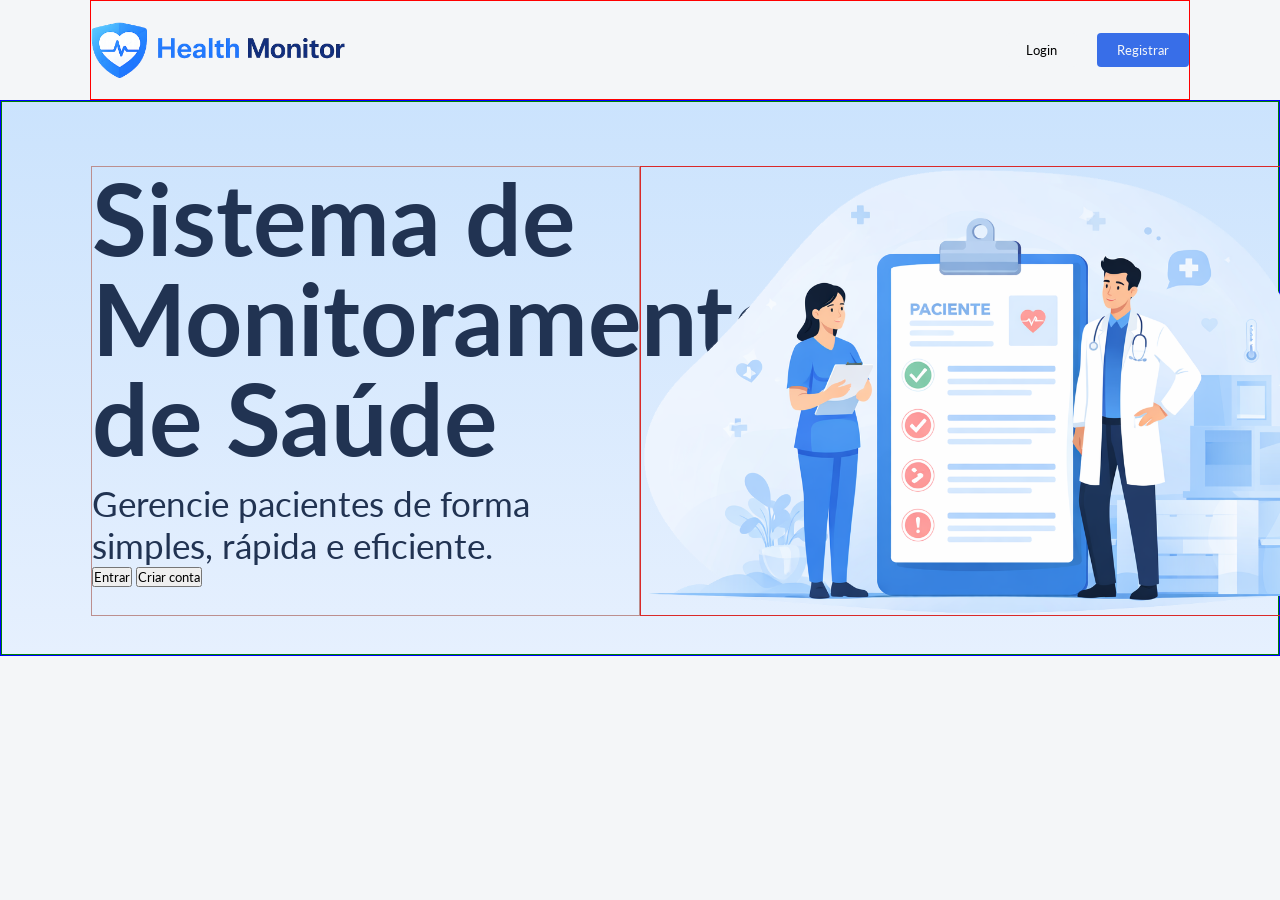
<file: index.html>
<!DOCTYPE html>
<html lang="pt-br">

<head>
    <link rel="preconnect" href="https://fonts.googleapis.com">
    <link rel="preconnect" href="https://fonts.gstatic.com" crossorigin>
    
    <link rel="stylesheet" href="./static/css/style_index.css">
    <meta charset="UTF-8">
    <meta name="viewport" content="width=device-width, initial-scale=1.0">
    <title>Health Monitor</title>
    <link rel="icon" type="image/png" href="./static/assets/HealthMonitor-logo-small-cropped.png">
    
    <link href="https://fonts.googleapis.com/css2?family=Lato&display=swap" rel="stylesheet">
</head>

<body>
    <nav>
        <img src="./static/assets/HealthMonitor-logo-small.png" alt="logo">
        <div class="btns-nav">
            <button>Login</button>
            <button>Registrar</button>
        </div>
    </nav>
    <main>
        <section class="hero">
            <div id="infos">
                <h1>Sistema de Monitoramento de Saúde</h1>
                <h3>Gerencie pacientes de forma simples, rápida e eficiente.</h3>
                <div id="btns-info">
                    <button>Entrar</button>
                    <button>Criar conta</button>
                </div>
            </div>
            <img src="./static/assets/index-page-main-img.png" alt="">
        </section>
        <section class="cards">

        </section>
        <section class="cta">

        </section>
    </main>
    <footer>

    </footer>
</body>

</html>
</file>
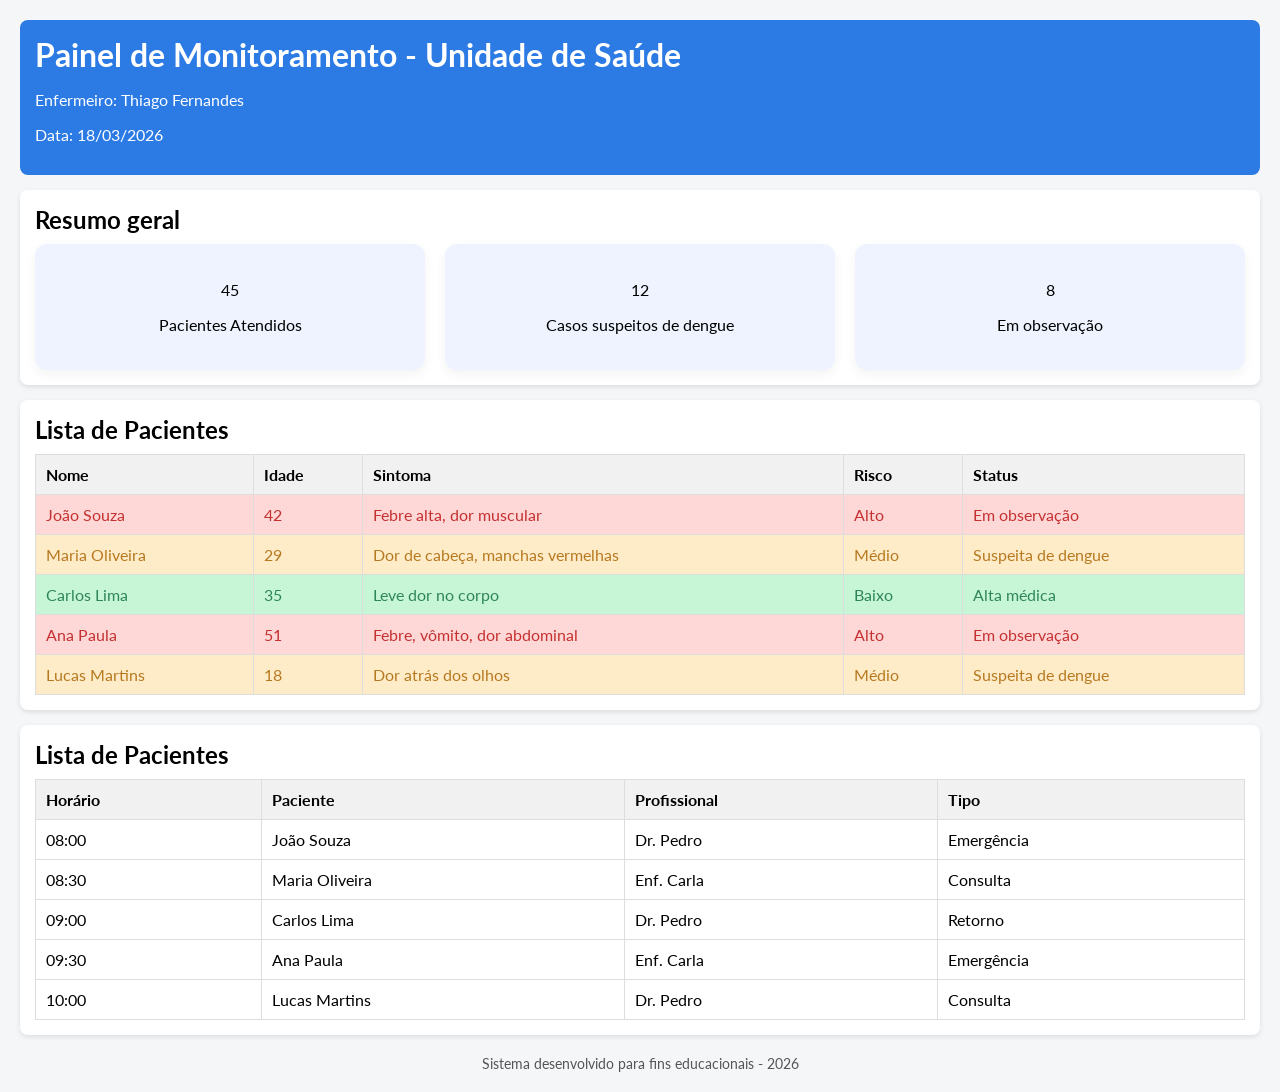
<file: home.html>
<!DOCTYPE html>
<html lang="pt-br">

<head>
    <link rel="preconnect" href="https://fonts.googleapis.com">
    <link rel="preconnect" href="https://fonts.gstatic.com" crossorigin>
    
    <meta charset="UTF-8">
    <meta name="viewport" content="width=device-width, initial-scale=1.0">
    <link rel="stylesheet" href="./static/css/style_home.css">
    <title>Health Monitor</title>
    <link rel="icon" type="image/png" href="./static/assets/HealthMonitor-logo-small-cropped.png">

    <link href="https://fonts.googleapis.com/css2?family=Lato&display=swap" rel="stylesheet">

</head>

<body>
    <header>
        <h1>Painel de Monitoramento - Unidade de Saúde</h1>
        <p>Enfermeiro: Thiago Fernandes</p>
        <p>Data: 18/03/2026</p>
    </header>
    <section>
        <h2>Resumo geral</h2>
        <div class="resumo">
            <div class="card">
                <p>45</p>
                <p>Pacientes Atendidos</p>
            </div>
            <div class="card">
                <p>12</p>
                <p>Casos suspeitos de dengue</p>
            </div>
            <div class="card">
                <p>8</p>
                <p>Em observação</p>
            </div>
        </div>
    </section>

    <section>
        <h2>Lista de Pacientes</h2>
        <table>
            <tr>
                <th>Nome</th>
                <th>Idade</th>
                <th>Sintoma</th>
                <th>Risco</th>
                <th>Status</th>
            </tr>
            <tr class="alto">
                <td>João Souza</td>
                <td>42</td>
                <td>Febre alta, dor muscular</td>
                <td>Alto</td>
                <td>Em observação</td>
            </tr>
            <tr class="medio">
                <td>Maria Oliveira</td>
                <td>29</td>
                <td>Dor de cabeça, manchas vermelhas</td>
                <td>Médio</td>
                <td>Suspeita de dengue</td>
            </tr>
            <tr class="baixo">
                <td>Carlos Lima</td>
                <td>35</td>
                <td>Leve dor no corpo</td>
                <td>Baixo</td>
                <td>Alta médica</td>
            </tr>
            <tr class="alto">
                <td>Ana Paula</td>
                <td>51</td>
                <td>Febre, vômito, dor abdominal</td>
                <td>Alto</td>
                <td>Em observação</td>
            </tr>
            <tr class="medio">
                <td>Lucas Martins</td>
                <td>18</td>
                <td>Dor atrás dos olhos</td>
                <td>Médio</td>
                <td>Suspeita de dengue</td>
            </tr>
        </table>
    </section>

    <section>
        <h2>Lista de Pacientes</h2>
        <table>
            <tr>
                <th>Horário</th>
                <th>Paciente</th>
                <th>Profissional</th>
                <th>Tipo</th>
            </tr>
            <tr>
                <td>08:00</td>
                <td>João Souza</td>
                <td>Dr. Pedro</td>
                <td>Emergência</td>
            </tr>
            <tr>
                <td>08:30</td>
                <td>Maria Oliveira</td>
                <td>Enf. Carla</td>
                <td>Consulta</td>
            </tr>
            <tr>
                <td>09:00</td>
                <td>Carlos Lima</td>
                <td>Dr. Pedro</td>
                <td>Retorno</td>
            </tr>
            <tr>
                <td>09:30</td>
                <td>Ana Paula</td>
                <td>Enf. Carla</td>
                <td>Emergência</td>
            </tr>
            <tr>
                <td>10:00</td>
                <td>Lucas Martins</td>
                <td>Dr. Pedro</td>
                <td>Consulta</td>
            </tr>
        </table>
    </section>
    <footer>
        Sistema desenvolvido para fins educacionais - 2026
    </footer>
</body>

</html>
</file>
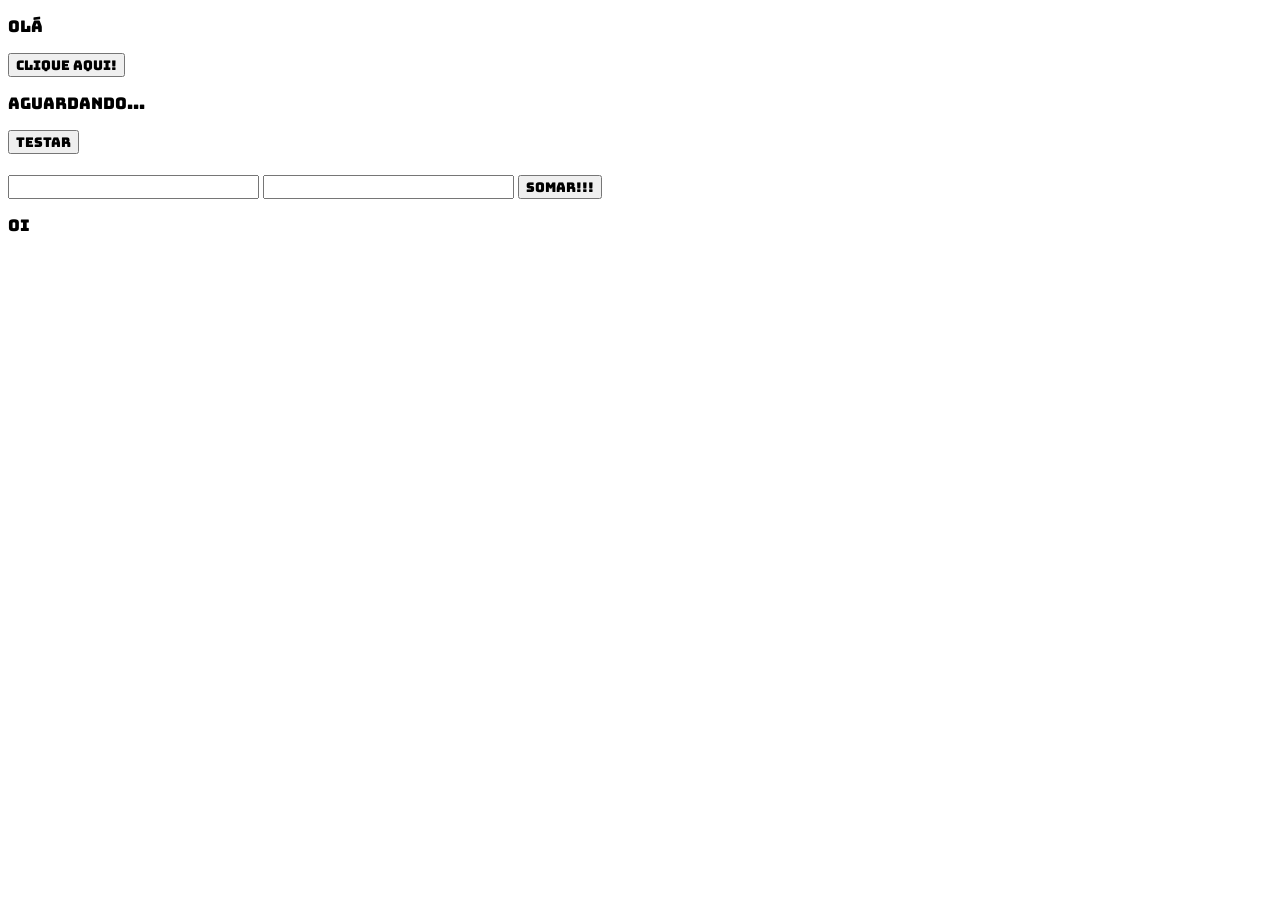
<file: js.html>
<!DOCTYPE html>
<html lang="pt-br">

<head>
    <link rel="preconnect" href="https://fonts.googleapis.com">
    <link rel="preconnect" href="https://fonts.gstatic.com" crossorigin>

    <meta charset="UTF-8">
    <meta name="viewport" content="width=device-width, initial-scale=1.0">
    <title>Testando JS</title>
    <link rel="icon" type="image/png" href="./static/assets/HealthMonitor-logo-small-cropped.png">

    <link href="https://fonts.googleapis.com/css2?family=Bungee&display=swap" rel="stylesheet">

    <style>
        *{
            font-family: "Bungee", sans-serif;
        }
    </style>
</head>

<body>
    <p id="demo">Olá</p>
    <button onclick="mudar()">Clique aqui!</button>
    <p id="status">Aguardando...</p>
    <button onclick="clicou()">Testar</button> <br> <br>
    <input type="number" id="num1">
    <input type="number" id="num2">
    <button onclick="somar()">Somar!!!</button>
    <p id="resultado">oi</p>
    <script>
        function mudar() {
            document.getElementById("demo").innerHTML = "Javascript é massa!"
        }

        function clicou() {
            alert("Você clicou!!!")
            document.getElementById('status').innerHTML = "Ativado 👌"
        }

        function somar(e) {
            //e.preventDefault()

            let n1 = Number(document.getElementById('num1').value)
            let n2 = Number(document.getElementById('num2').value)

            document.getElementById("resultado").innerHTML = n1 + n2
        }
    </script>
</body>

</html>
</file>
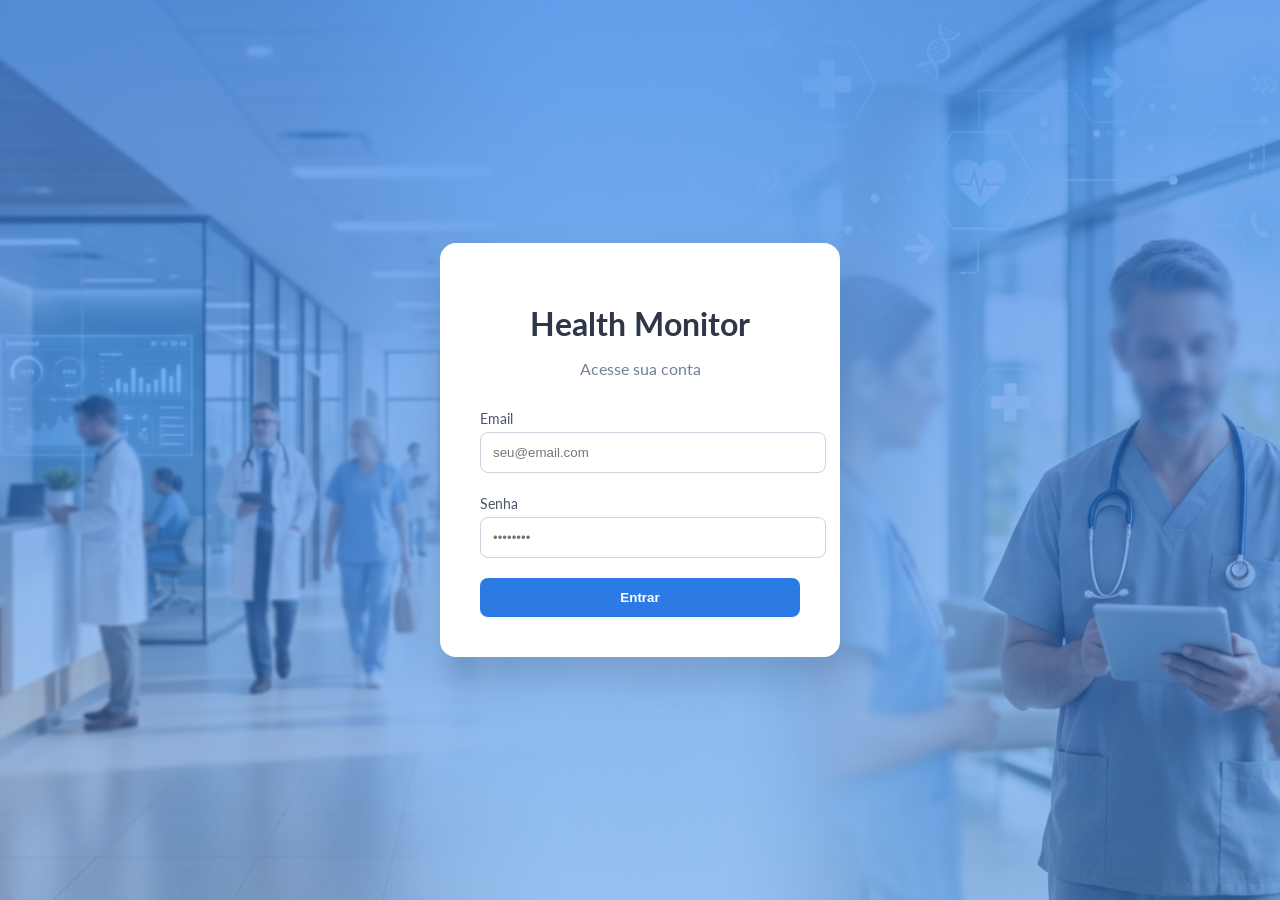
<file: login.html>
<!DOCTYPE html>
<html lang="pt-br">

<head>
    <link rel="preconnect" href="https://fonts.googleapis.com">
    <link rel="preconnect" href="https://fonts.gstatic.com" crossorigin>
    
    <meta charset="UTF-8">
    <meta name="viewport" content="width=device-width, initial-scale=1.0">
    <title>Health Monitor</title>
    <link rel="stylesheet" href="./static/css/style_login.css">
    <link rel="icon" type="image/png" href="./static/assets/HealthMonitor-logo-small-cropped.png">

    <link href="https://fonts.googleapis.com/css2?family=Lato&display=swap" rel="stylesheet">
</head>

<body>
    <div class="login-container">
        <div class="login-card">
            <h1>Health Monitor</h1>
            <p>Acesse sua conta</p>

            <div class="input-group">
                <label>Email</label>
                <input type="text" placeholder="seu@email.com">
            </div>

            <div class="input-group">
                <label>Senha</label>
                <input type="password" placeholder="••••••••">
            </div>

            <button class="btn-login" onclick="window.location.href='home.html'">Entrar</button>
        </div>
    </div>
</body>

</html>
</file>
<file: static/css/style_index.css>
* {
  margin: 0;
  padding: 0;
  box-sizing: border-box;
  font-family: "Lato", sans-serif;
}

body{
    background-color: #f4f6f8;
    width: 100%;
    height: 100vh;
    /* padding: 0px 7%; */
}

nav{
    margin: 0px 7%;
    border: 1px red solid;
    height: 100px;
    display: flex;
    justify-content: space-between;
    align-items: center;
}

nav img{
    max-height: 60%;
}

.btns-nav{
    display: flex;
    gap: 20px;
}

.btns-nav button{
    border: none;
    padding: 9px 20px;
    border-radius: 4px;
    background-color: #f4f6f8;
}

.btns-nav > button + button{
    color: #f4f6f8;
    background-color: #386ee8;
}

main{
    border: 1px solid blue;
    display: flex;
    flex-direction: column;
}

.hero{
    padding-top: 5%;
    padding-bottom: 3%;
    display: flex;
    justify-content: space-between;
    border: 1px solid green;
    background: linear-gradient(to bottom, #cbe3fd, #e6f0fe);;
}

#infos{
    margin-left: 7%;
    border: 1px solid rosybrown;
    max-width: 43%;
}

#infos h1{
    font-size: 100px;
    line-height: 100px;
    color: #213352;
}

#infos h3{
    margin-top: 15px;
    font-size: 35px;
    font-weight: 400;
    color: #213352;
}

.hero img{
    height: 50vh;
    border: 1px solid rgb(218, 41, 41);
}
</file>
<file: static/css/style_home.css>
body {
    font-family: "Lato", sans-serif;
    margin: 20px;
    background-color: #f4f6f8;
}

header {
    background-color: #2c7be5;
    color: white;
    padding: 15px;
    border-radius: 8px;
}

h1,
h2 {
    margin: 0 0 10px 0;
}

section {
    background-color: white;
    padding: 15px;
    margin-top: 15px;
    border-radius: 8px;
    box-shadow: 0 2px 5px rgba(0, 0, 0, 0.1);
}

table {
    width: 100%;
    border-collapse: collapse;
    margin-top: 10px;
}

tr{
    border-bottom: 1px solid #e2e8f0;
}

th,
td {
    padding: 10px;
    border: 1px solid #ddd;
    text-align: left;
}

th {
    background-color: #f1f1f1;
}

tr:hover {
    /* background-color: #f9f9f9; */
    background: #F7FAFC;
}

/* Classificação de risco */
.alto {
    background: #FED7D7;
    color: #C53030;
}

.medio {
    background: #FEEBC8;
    color: #B7791F;
}

.baixo {
    background: #C6F6D5;
    color: #2F855A;
}

footer {
    margin-top: 20px;
    text-align: center;
    font-size: 14px;
    color: #555;
}

.resumo {
    display: flex;
    gap: 20px;
}

.card {
    background-color: #eef3ff;
    padding: 20px;
    border-radius: 12px;
    flex: 1;
    text-align: center;
    box-shadow: 0 4px 12px rgba(0,0,0,0.05);
}
</file>
<file: static/css/style_login.css>
body {
    margin: 0;
    font-family: "Lato", sans-serif;
    background:
        linear-gradient(rgba(44, 123, 229, 0.7), rgba(44, 123, 229, 0.4)),
        url('../assets/background.png');
    background-size: cover;
    background-position: center;
}

.login-container {
    height: 100vh;
    display: flex;
    justify-content: center;
    align-items: center;
}

.login-card {
    background: white;
    padding: 40px;
    border-radius: 16px;
    width: 320px;
    box-shadow: 0 20px 40px rgba(0, 0, 0, 0.15);
    text-align: center;
}

.login-card h1 {
    margin-bottom: 10px;
    color: #2D3748;
}

.login-card p {
    color: #718096;
    margin-bottom: 30px;
}

.input-group {
    text-align: left;
    margin-bottom: 20px;
}

.input-group label {
    font-size: 14px;
    color: #4A5568;
}

.input-group input {
    width: 100%;
    padding: 12px;
    margin-top: 5px;
    border-radius: 8px;
    border: 1px solid #CBD5E0;
    outline: none;
    transition: 0.2s;
}

.input-group input:focus {
    border-color: #2C7BE5;
    box-shadow: 0 0 0 2px rgba(44, 123, 229, 0.2);
}

.btn-login {
    width: 100%;
    padding: 12px;
    background: #2C7BE5;
    color: white;
    border: none;
    border-radius: 8px;
    font-weight: bold;
    cursor: pointer;
    transition: 0.2s;
}

.btn-login:hover {
    background: #1A4F9C;
}
</file>
